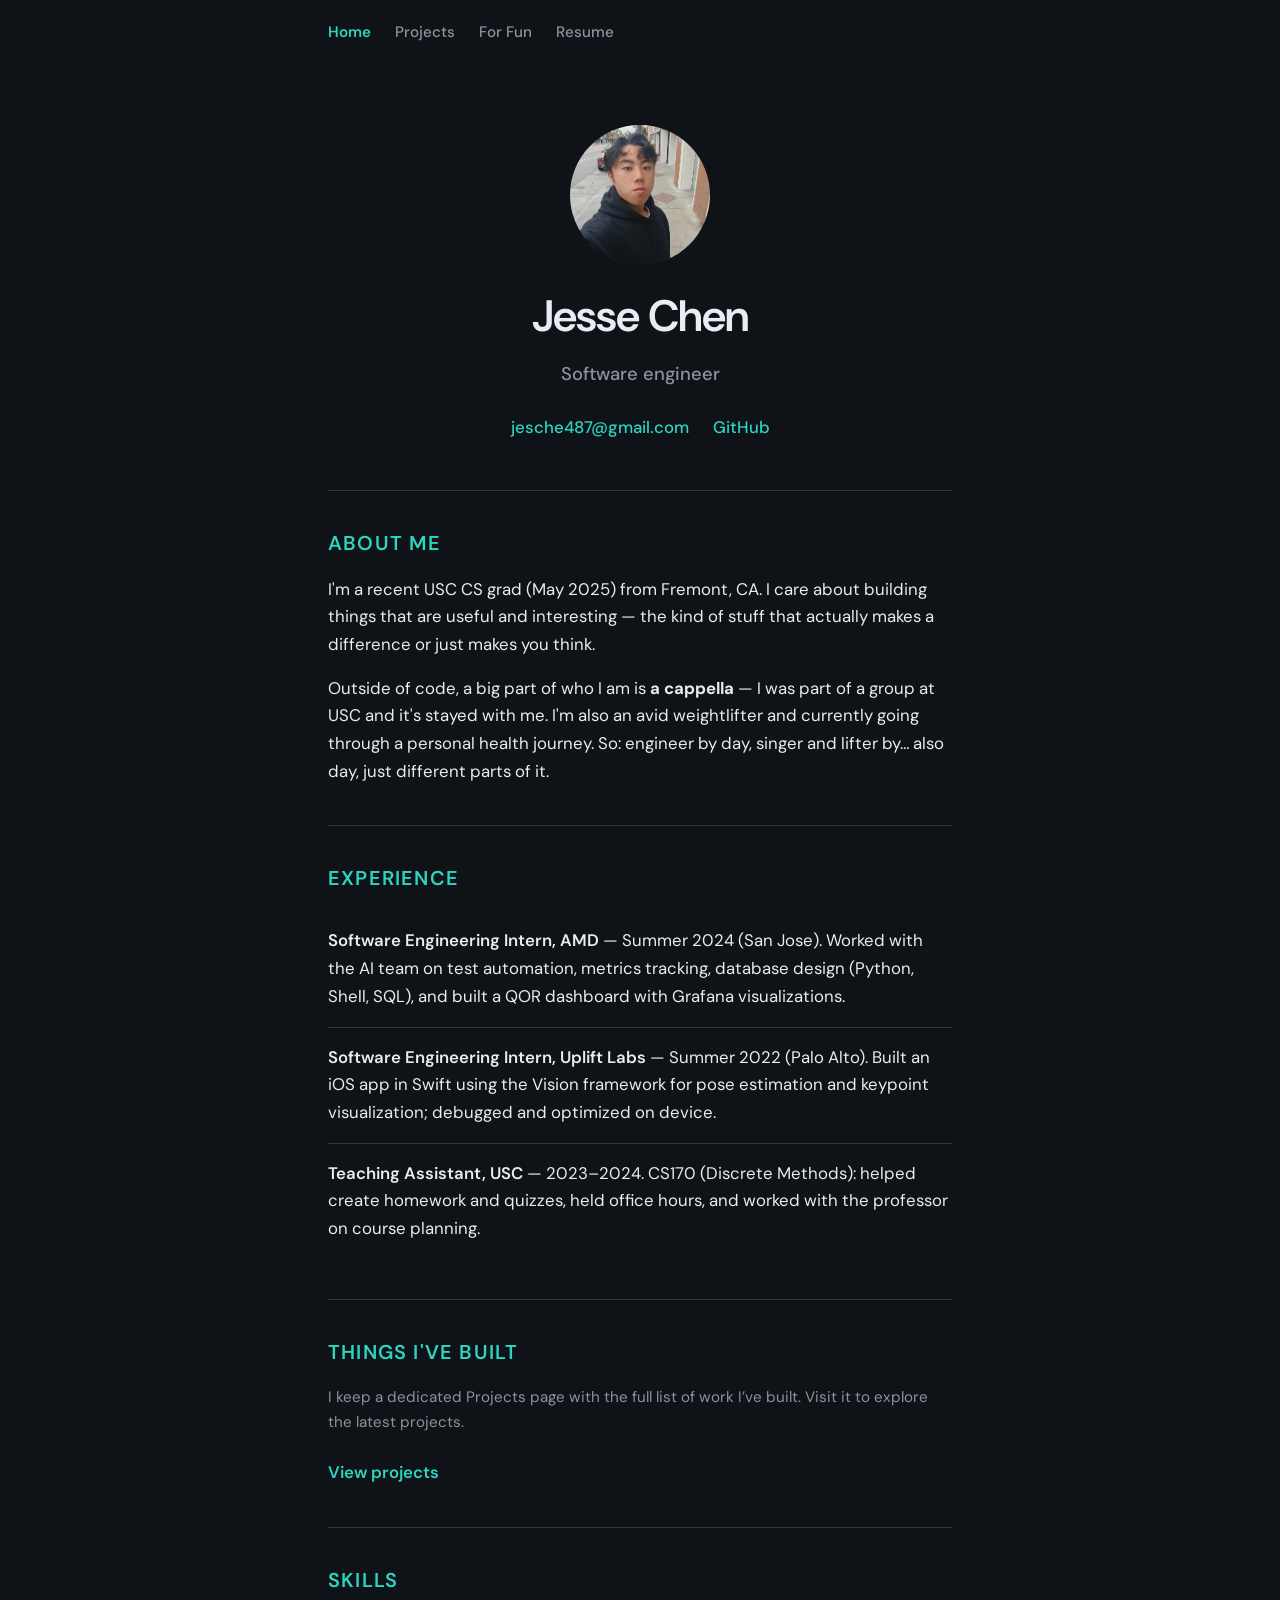
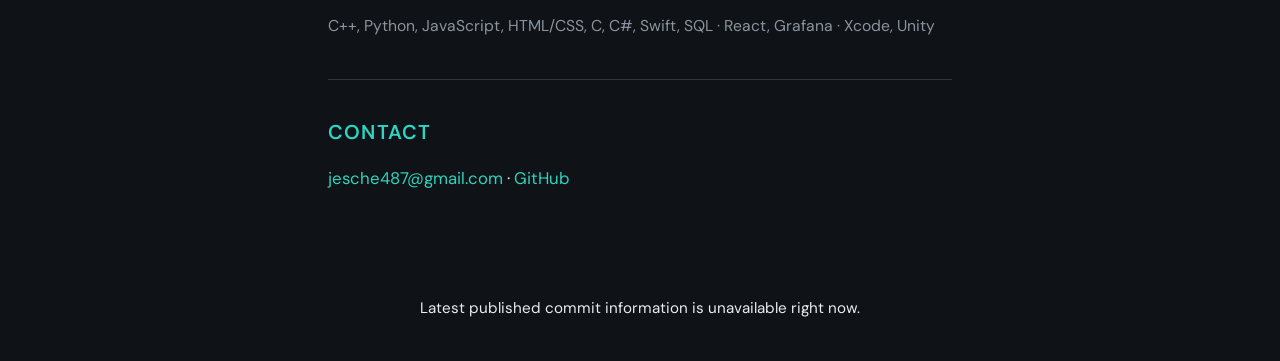
<file: index.html>
<!DOCTYPE html>
<html lang="en">
<head>
  <meta charset="UTF-8">
  <meta name="viewport" content="width=device-width, initial-scale=1.0">
  <title>Jesse Chen</title>
  <link rel="stylesheet" href="style.css">
  <link rel="preconnect" href="https://fonts.googleapis.com">
  <link rel="preconnect" href="https://fonts.gstatic.com" crossorigin>
  <link href="https://fonts.googleapis.com/css2?family=DM+Sans:ital,opsz,wght@0,9..40,400;0,9..40,500;0,9..40,600;0,9..40,700;1,9..40,400&display=swap" rel="stylesheet">
</head>
<body>
  <nav class="site-nav">
    <a href="index.html" class="active">Home</a>
    <a href="projects.html">Projects</a>
    <a href="fun.html">For Fun</a>
    <a href="resume.html" target="_blank" rel="noopener noreferrer">Resume</a>
  </nav>
  <main>
    <!-- 1. Hero -->
    <section class="hero">
      <img src="assets/me.jpg" alt="Jesse Chen" class="hero-photo"> <h1>Jesse Chen</h1>
      <p class="tagline">Software engineer</p>
      <nav class="hero-links">
        <a href="mailto:jesche487@gmail.com">jesche487@gmail.com</a>
        <a href="https://github.com/jesche487" target="_blank" rel="noopener noreferrer">GitHub</a>
      </nav>
    </section>

    <!-- 2. About Me -->
    <section id="about" class="section">
      <h2>About Me</h2>
      <p>
        I'm a recent USC CS grad (May 2025) from Fremont, CA. I care about building things that are useful and interesting — the kind of stuff that actually makes a difference or just makes you think.
      </p>
      <p>
        Outside of code, a big part of who I am is <strong>a cappella</strong> — I was part of a group at USC and it's stayed with me. I'm also an avid weightlifter and currently going through a personal health journey. So: engineer by day, singer and lifter by… also day, just different parts of it.
      </p>
    </section>

    <!-- 3. Experience -->
    <section id="experience" class="section">
      <h2>Experience</h2>
      <ul class="experience-list">
        <li>
          <strong>Software Engineering Intern, AMD</strong> — Summer 2024 (San Jose). Worked with the AI team on test automation, metrics tracking, database design (Python, Shell, SQL), and built a QOR dashboard with Grafana visualizations.
        </li>
        <li>
          <strong>Software Engineering Intern, Uplift Labs</strong> — Summer 2022 (Palo Alto). Built an iOS app in Swift using the Vision framework for pose estimation and keypoint visualization; debugged and optimized on device.
        </li>
        <li>
          <strong>Teaching Assistant, USC</strong> — 2023–2024. CS170 (Discrete Methods): helped create homework and quizzes, held office hours, and worked with the professor on course planning.
        </li>
      </ul>
    </section>

    <!-- 4. Things I've Built -->
    <section id="projects" class="section">
      <h2>Things I've Built</h2>
      <p class="section-intro">I keep a dedicated Projects page with the full list of work I’ve built. Visit it to explore the latest projects.</p>
      <p><a href="projects.html" class="project-cta">View projects</a></p>
    </section>

    <!-- 5. Skills -->
    <section id="skills" class="section">
      <h2>Skills</h2>
      <p class="skills-list">
        C++, Python, JavaScript, HTML/CSS, C, C#, Swift, SQL · React, Grafana · Xcode, Unity
      </p>
    </section>

    <!-- 6. Contact -->
    <section id="contact" class="section contact-section">
      <h2>Contact</h2>
      <p>
        <a href="mailto:jesche487@gmail.com">jesche487@gmail.com</a> · <a href="https://github.com/jesche487" target="_blank" rel="noopener noreferrer">GitHub</a>
      </p>
    </section>
  </main>
  <footer class="site-footer">
    <p id="commit-tracker">Loading latest commit…</p>
  </footer>
  <script src="script.js" defer></script>
</body>
</html>
</file>
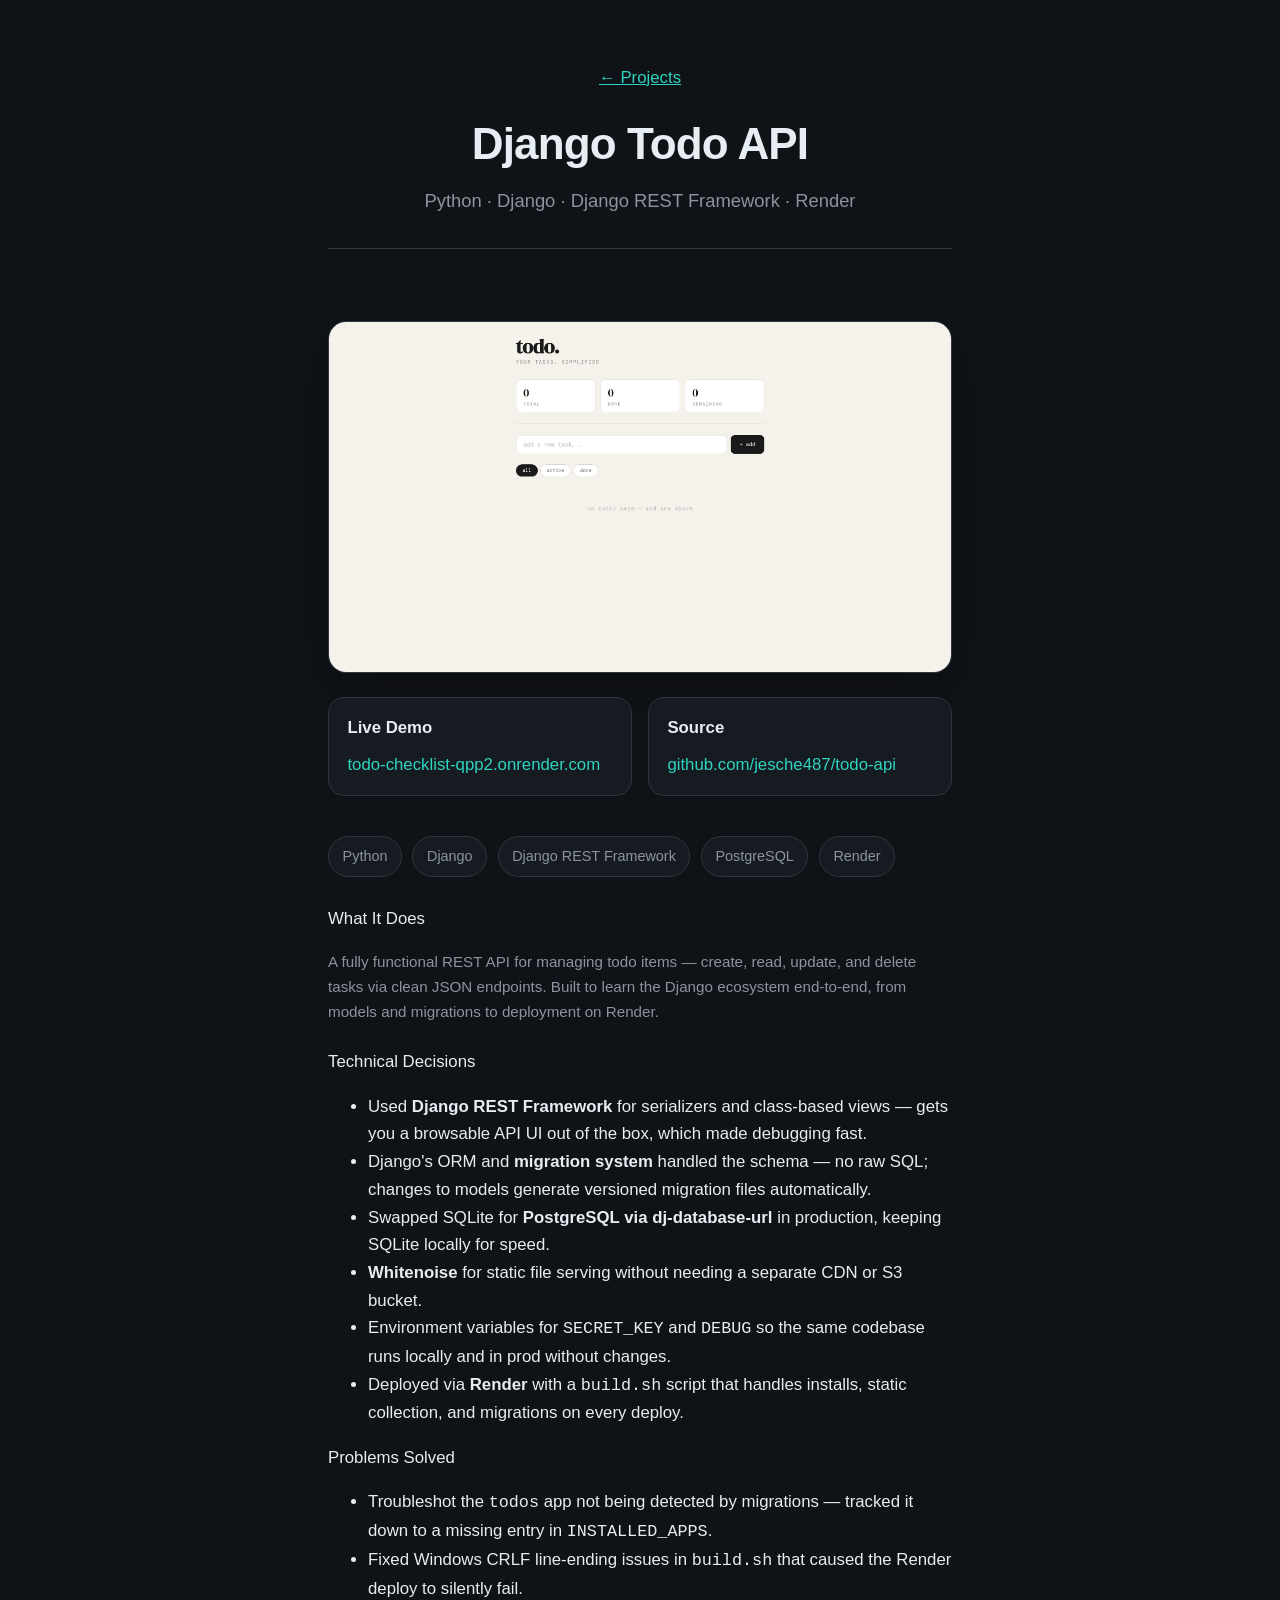
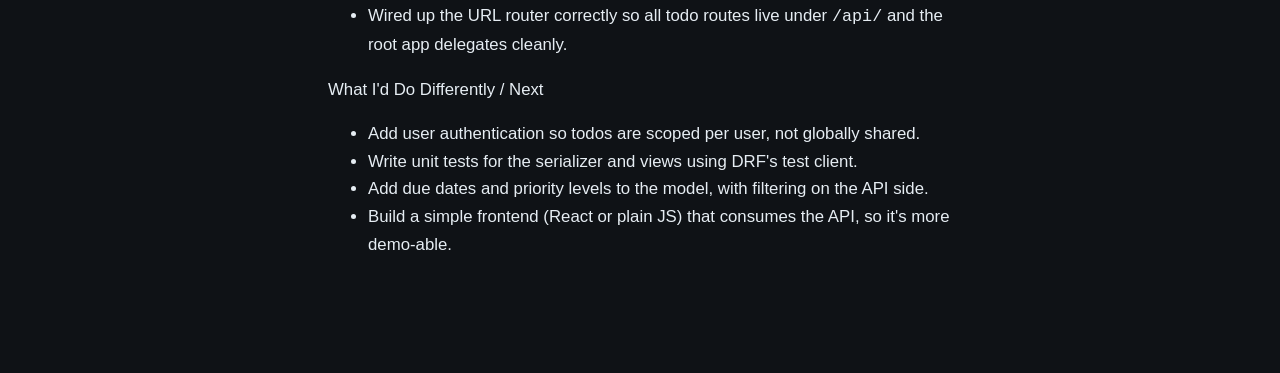
<file: django-todo-api.html>
<!DOCTYPE html>
<html lang="en">
<head>
  <meta charset="UTF-8" />
  <meta name="viewport" content="width=device-width, initial-scale=1.0" />
  <title>Django Todo API — Jesse Chen</title>
  <link rel="stylesheet" href="style.css">
  <style>
    .project-header {
      max-width: 42rem;
      margin: 0 auto 2rem;
      padding-top: 1rem;
    }

    .project-header .back-link {
      margin-bottom: 1.5rem;
      display: inline-block;
      color: var(--accent);
    }

    .project-header .back-link:hover {
      color: var(--accent-hover);
    }

    .project-hero {
      display: grid;
      gap: 1.5rem;
    }

    .project-hero img {
      width: 100%;
      height: auto;
      border-radius: 18px;
      border: 1px solid var(--border);
      box-shadow: 0 18px 50px rgba(0, 0, 0, 0.2);
      background: var(--bg-soft);
      display: block;
    }

    .project-hero-actions {
      display: grid;
      gap: 1rem;
      grid-template-columns: repeat(auto-fit, minmax(180px, 1fr));
    }

    .project-action-card {
      padding: 1rem 1.15rem;
      border: 1px solid var(--border);
      border-radius: 16px;
      background: var(--bg-soft);
    }

    .project-action-card strong {
      display: block;
      margin-bottom: 0.55rem;
      font-weight: 600;
      color: var(--text);
    }

    .project-action-card a {
      color: var(--accent);
      text-decoration: none;
      word-break: break-all;
    }

    .project-action-card a:hover {
      color: var(--accent-hover);
      text-decoration: underline;
    }

    .project-summary {
      max-width: 42rem;
      margin: 0 auto;
    }

    .project-stack {
      display: flex;
      flex-wrap: wrap;
      gap: 0.65rem;
      margin-top: 1rem;
      margin-bottom: 1.75rem;
    }

    .project-stack span {
      padding: 0.5rem 0.85rem;
      border-radius: 999px;
      border: 1px solid var(--border);
      background: var(--bg-soft);
      color: var(--text-muted);
      font-size: 0.9rem;
    }
  </style>
</head>
<body>
  <main>
    <section class="hero hero-compact project-header">
      <a class="back-link" href="projects.html">← Projects</a>
      <div>
        <h1>Django Todo API</h1>
        <p class="tagline">Python · Django · Django REST Framework · Render</p>
      </div>
    </section>

    <section class="section project-summary">
      <div class="project-hero">
        <img src="./assets/django-todo-api-thumbnail.jpg" alt="Django Todo API live app screenshot">
        <div class="project-hero-actions">
          <div class="project-action-card">
            <strong>Live Demo</strong>
            <a href="https://todo-checklist-qpp2.onrender.com" target="_blank" rel="noopener noreferrer">todo-checklist-qpp2.onrender.com</a>
          </div>
          <div class="project-action-card">
            <strong>Source</strong>
            <a href="https://github.com/jesche487/todo-api" target="_blank" rel="noopener noreferrer">github.com/jesche487/todo-api</a>
          </div>
        </div>
        <div class="project-stack">
          <span>Python</span>
          <span>Django</span>
          <span>Django REST Framework</span>
          <span>PostgreSQL</span>
          <span>Render</span>
        </div>
      </div>

      <p class="section-label">What It Does</p>
      <p class="section-intro">
        A fully functional REST API for managing todo items — create, read, update, and delete tasks via clean JSON endpoints. Built to learn the Django ecosystem end-to-end, from models and migrations to deployment on Render.
      </p>

      <p class="section-label">Technical Decisions</p>
      <ul>
        <li>Used <strong>Django REST Framework</strong> for serializers and class-based views — gets you a browsable API UI out of the box, which made debugging fast.</li>
        <li>Django's ORM and <strong>migration system</strong> handled the schema — no raw SQL; changes to models generate versioned migration files automatically.</li>
        <li>Swapped SQLite for <strong>PostgreSQL via dj-database-url</strong> in production, keeping SQLite locally for speed.</li>
        <li><strong>Whitenoise</strong> for static file serving without needing a separate CDN or S3 bucket.</li>
        <li>Environment variables for <code>SECRET_KEY</code> and <code>DEBUG</code> so the same codebase runs locally and in prod without changes.</li>
        <li>Deployed via <strong>Render</strong> with a <code>build.sh</code> script that handles installs, static collection, and migrations on every deploy.</li>
      </ul>

      <p class="section-label">Problems Solved</p>
      <ul>
        <li>Troubleshot the <code>todos</code> app not being detected by migrations — tracked it down to a missing entry in <code>INSTALLED_APPS</code>.</li>
        <li>Fixed Windows CRLF line-ending issues in <code>build.sh</code> that caused the Render deploy to silently fail.</li>
        <li>Wired up the URL router correctly so all todo routes live under <code>/api/</code> and the root app delegates cleanly.</li>
      </ul>

      <p class="section-label">What I'd Do Differently / Next</p>
      <ul>
        <li>Add user authentication so todos are scoped per user, not globally shared.</li>
        <li>Write unit tests for the serializer and views using DRF's test client.</li>
        <li>Add due dates and priority levels to the model, with filtering on the API side.</li>
        <li>Build a simple frontend (React or plain JS) that consumes the API, so it's more demo-able.</li>
      </ul>
    </section>
  </main>
</body>
</html>
</file>
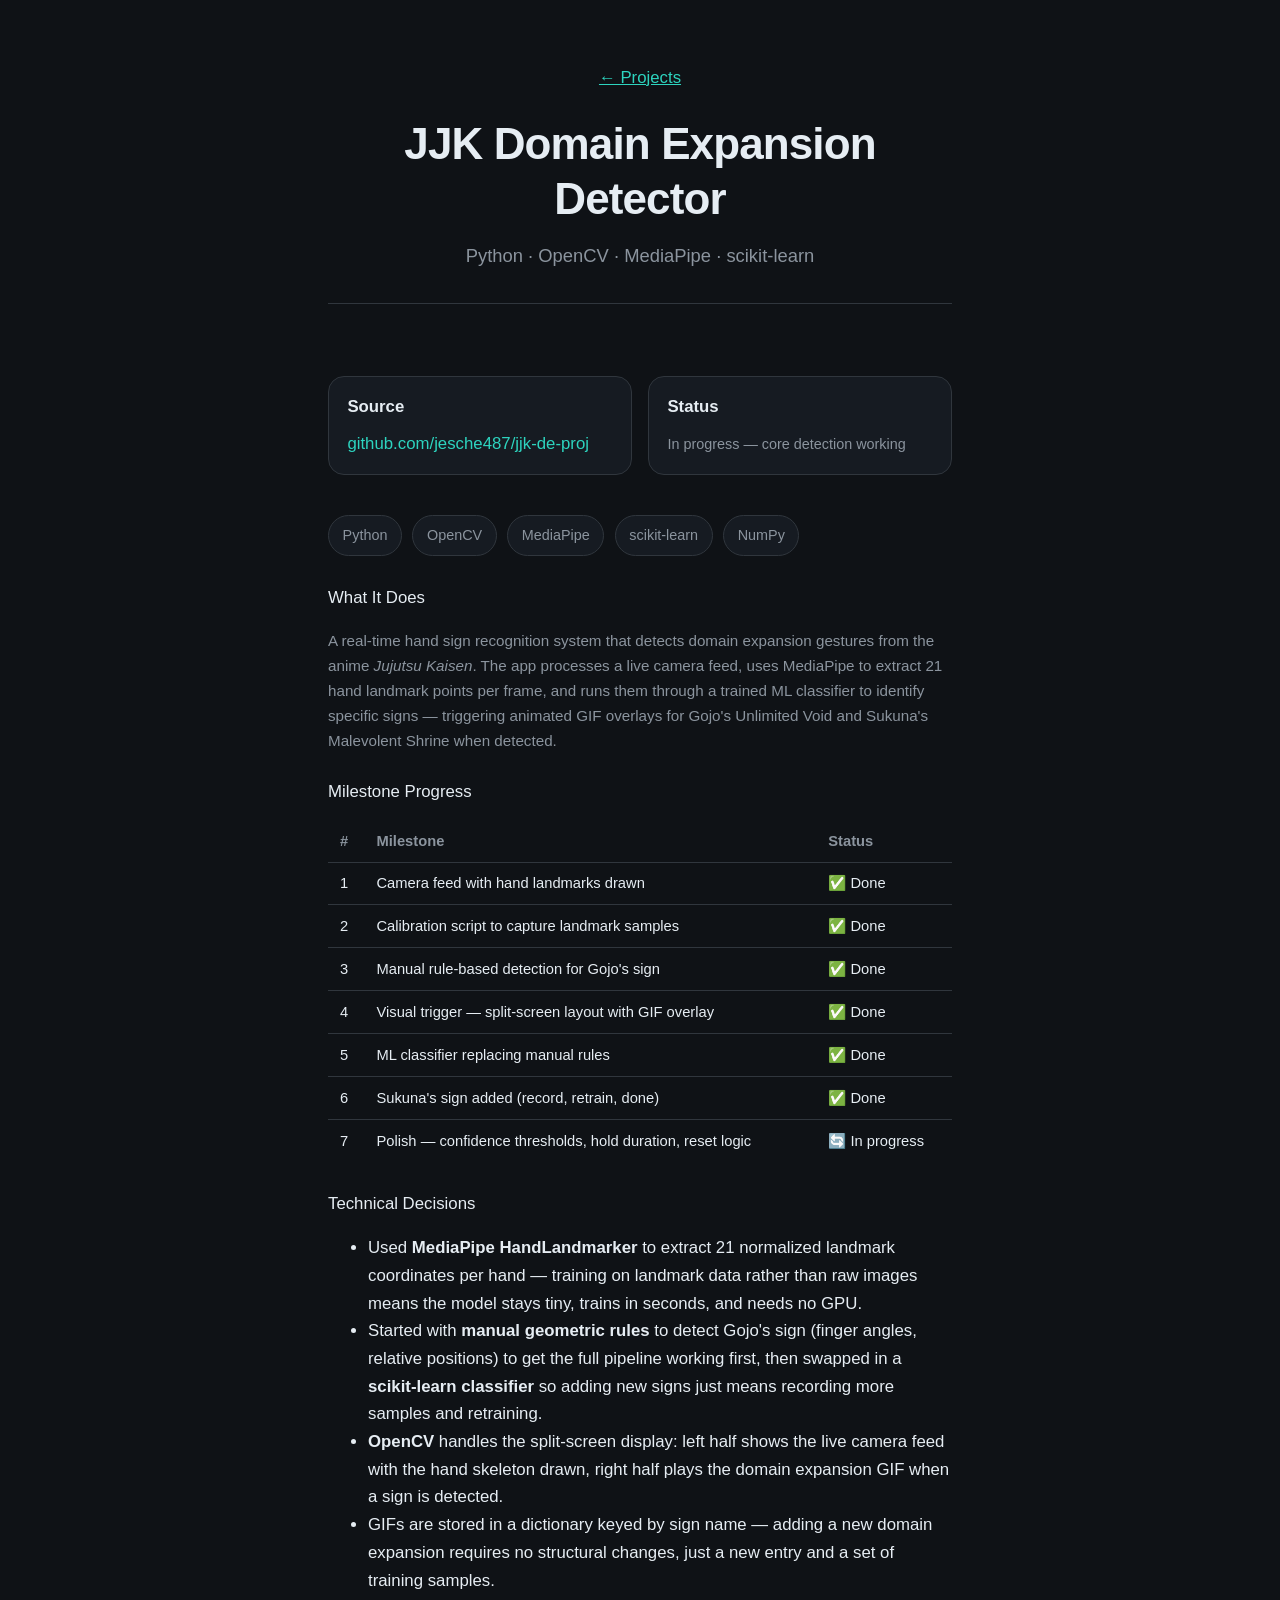
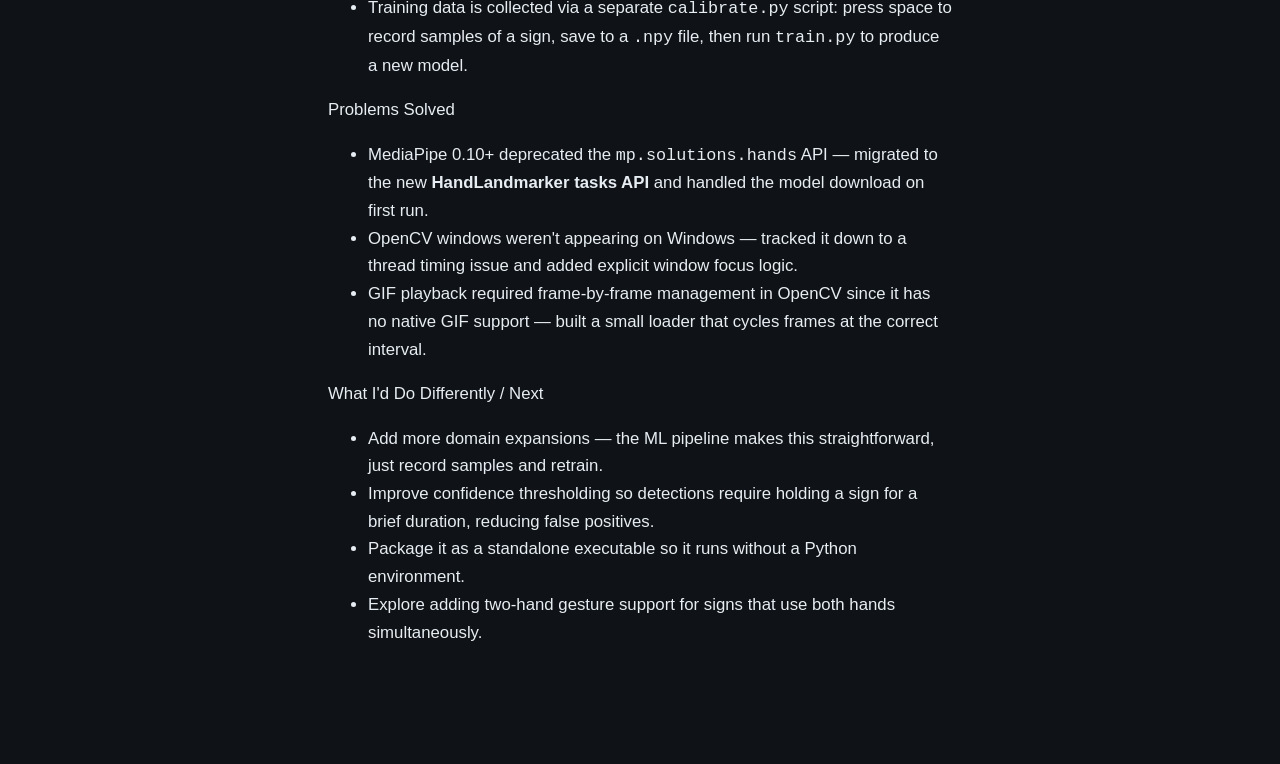
<file: jjk-domain-expansion.html>
<!DOCTYPE html>
<html lang="en">
<head>
  <meta charset="UTF-8" />
  <meta name="viewport" content="width=device-width, initial-scale=1.0" />
  <title>JJK Domain Expansion Detector — Jesse Chen</title>
  <link rel="stylesheet" href="style.css">
  <style>
    .project-header {
      max-width: 42rem;
      margin: 0 auto 2rem;
      padding-top: 1rem;
    }

    .project-header .back-link {
      margin-bottom: 1.5rem;
      display: inline-block;
      color: var(--accent);
    }

    .project-header .back-link:hover {
      color: var(--accent-hover);
    }

    .project-hero {
      display: grid;
      gap: 1.5rem;
    }

    .project-hero img {
      width: 100%;
      height: auto;
      border-radius: 18px;
      border: 1px solid var(--border);
      box-shadow: 0 18px 50px rgba(0, 0, 0, 0.2);
      background: var(--bg-soft);
      display: block;
    }

    .project-hero-actions {
      display: grid;
      gap: 1rem;
      grid-template-columns: repeat(auto-fit, minmax(180px, 1fr));
    }

    .project-action-card {
      padding: 1rem 1.15rem;
      border: 1px solid var(--border);
      border-radius: 16px;
      background: var(--bg-soft);
    }

    .project-action-card strong {
      display: block;
      margin-bottom: 0.55rem;
      font-weight: 600;
      color: var(--text);
    }

    .project-action-card a {
      color: var(--accent);
      text-decoration: none;
      word-break: break-all;
    }

    .project-action-card a:hover {
      color: var(--accent-hover);
      text-decoration: underline;
    }

    .project-action-card span {
      color: var(--text-muted);
      font-size: 0.9rem;
    }

    .project-summary {
      max-width: 42rem;
      margin: 0 auto;
    }

    .project-stack {
      display: flex;
      flex-wrap: wrap;
      gap: 0.65rem;
      margin-top: 1rem;
      margin-bottom: 1.75rem;
    }

    .project-stack span {
      padding: 0.5rem 0.85rem;
      border-radius: 999px;
      border: 1px solid var(--border);
      background: var(--bg-soft);
      color: var(--text-muted);
      font-size: 0.9rem;
    }

    .milestone-table {
      width: 100%;
      border-collapse: collapse;
      margin: 1rem 0 1.75rem;
      font-size: 0.92rem;
    }

    .milestone-table th {
      text-align: left;
      padding: 0.5rem 0.75rem;
      border-bottom: 1px solid var(--border);
      color: var(--text-muted);
      font-weight: 600;
    }

    .milestone-table td {
      padding: 0.55rem 0.75rem;
      border-bottom: 1px solid var(--border);
      color: var(--text);
      vertical-align: top;
    }

    .milestone-table tr:last-child td {
      border-bottom: none;
    }
  </style>
</head>
<body>
  <main>
    <section class="hero hero-compact project-header">
      <a class="back-link" href="projects.html">← Projects</a>
      <div>
        <h1>JJK Domain Expansion Detector</h1>
        <p class="tagline">Python · OpenCV · MediaPipe · scikit-learn</p>
      </div>
    </section>

    <section class="section project-summary">
      <div class="project-hero">
        <!-- <img src="./assets/jjk-domain-expansion-thumbnail.jpg" alt="JJK Domain Expansion Detector screenshot"> -->
        <div class="project-hero-actions">
          <div class="project-action-card">
            <strong>Source</strong>
            <a href="https://github.com/jesche487/jjk-de-proj" target="_blank" rel="noopener noreferrer">github.com/jesche487/jjk-de-proj</a>
          </div>
          <div class="project-action-card">
            <strong>Status</strong>
            <span>In progress — core detection working</span>
          </div>
        </div>
        <div class="project-stack">
          <span>Python</span>
          <span>OpenCV</span>
          <span>MediaPipe</span>
          <span>scikit-learn</span>
          <span>NumPy</span>
        </div>
      </div>

      <p class="section-label">What It Does</p>
      <p class="section-intro">
        A real-time hand sign recognition system that detects domain expansion gestures from the anime <em>Jujutsu Kaisen</em>. The app processes a live camera feed, uses MediaPipe to extract 21 hand landmark points per frame, and runs them through a trained ML classifier to identify specific signs — triggering animated GIF overlays for Gojo's Unlimited Void and Sukuna's Malevolent Shrine when detected.
      </p>

      <p class="section-label">Milestone Progress</p>
      <table class="milestone-table">
        <thead>
          <tr>
            <th>#</th>
            <th>Milestone</th>
            <th>Status</th>
          </tr>
        </thead>
        <tbody>
          <tr>
            <td>1</td>
            <td>Camera feed with hand landmarks drawn</td>
            <td>✅ Done</td>
          </tr>
          <tr>
            <td>2</td>
            <td>Calibration script to capture landmark samples</td>
            <td>✅ Done</td>
          </tr>
          <tr>
            <td>3</td>
            <td>Manual rule-based detection for Gojo's sign</td>
            <td>✅ Done</td>
          </tr>
          <tr>
            <td>4</td>
            <td>Visual trigger — split-screen layout with GIF overlay</td>
            <td>✅ Done</td>
          </tr>
          <tr>
            <td>5</td>
            <td>ML classifier replacing manual rules</td>
            <td>✅ Done</td>
          </tr>
          <tr>
            <td>6</td>
            <td>Sukuna's sign added (record, retrain, done)</td>
            <td>✅ Done</td>
          </tr>
          <tr>
            <td>7</td>
            <td>Polish — confidence thresholds, hold duration, reset logic</td>
            <td>🔄 In progress</td>
          </tr>
        </tbody>
      </table>

      <p class="section-label">Technical Decisions</p>
      <ul>
        <li>Used <strong>MediaPipe HandLandmarker</strong> to extract 21 normalized landmark coordinates per hand — training on landmark data rather than raw images means the model stays tiny, trains in seconds, and needs no GPU.</li>
        <li>Started with <strong>manual geometric rules</strong> to detect Gojo's sign (finger angles, relative positions) to get the full pipeline working first, then swapped in a <strong>scikit-learn classifier</strong> so adding new signs just means recording more samples and retraining.</li>
        <li><strong>OpenCV</strong> handles the split-screen display: left half shows the live camera feed with the hand skeleton drawn, right half plays the domain expansion GIF when a sign is detected.</li>
        <li>GIFs are stored in a dictionary keyed by sign name — adding a new domain expansion requires no structural changes, just a new entry and a set of training samples.</li>
        <li>Training data is collected via a separate <code>calibrate.py</code> script: press space to record samples of a sign, save to a <code>.npy</code> file, then run <code>train.py</code> to produce a new model.</li>
      </ul>

      <p class="section-label">Problems Solved</p>
      <ul>
        <li>MediaPipe 0.10+ deprecated the <code>mp.solutions.hands</code> API — migrated to the new <strong>HandLandmarker tasks API</strong> and handled the model download on first run.</li>
        <li>OpenCV windows weren't appearing on Windows — tracked it down to a thread timing issue and added explicit window focus logic.</li>
        <li>GIF playback required frame-by-frame management in OpenCV since it has no native GIF support — built a small loader that cycles frames at the correct interval.</li>
      </ul>

      <p class="section-label">What I'd Do Differently / Next</p>
      <ul>
        <li>Add more domain expansions — the ML pipeline makes this straightforward, just record samples and retrain.</li>
        <li>Improve confidence thresholding so detections require holding a sign for a brief duration, reducing false positives.</li>
        <li>Package it as a standalone executable so it runs without a Python environment.</li>
        <li>Explore adding two-hand gesture support for signs that use both hands simultaneously.</li>
      </ul>
    </section>
  </main>
</body>
</html>
</file>
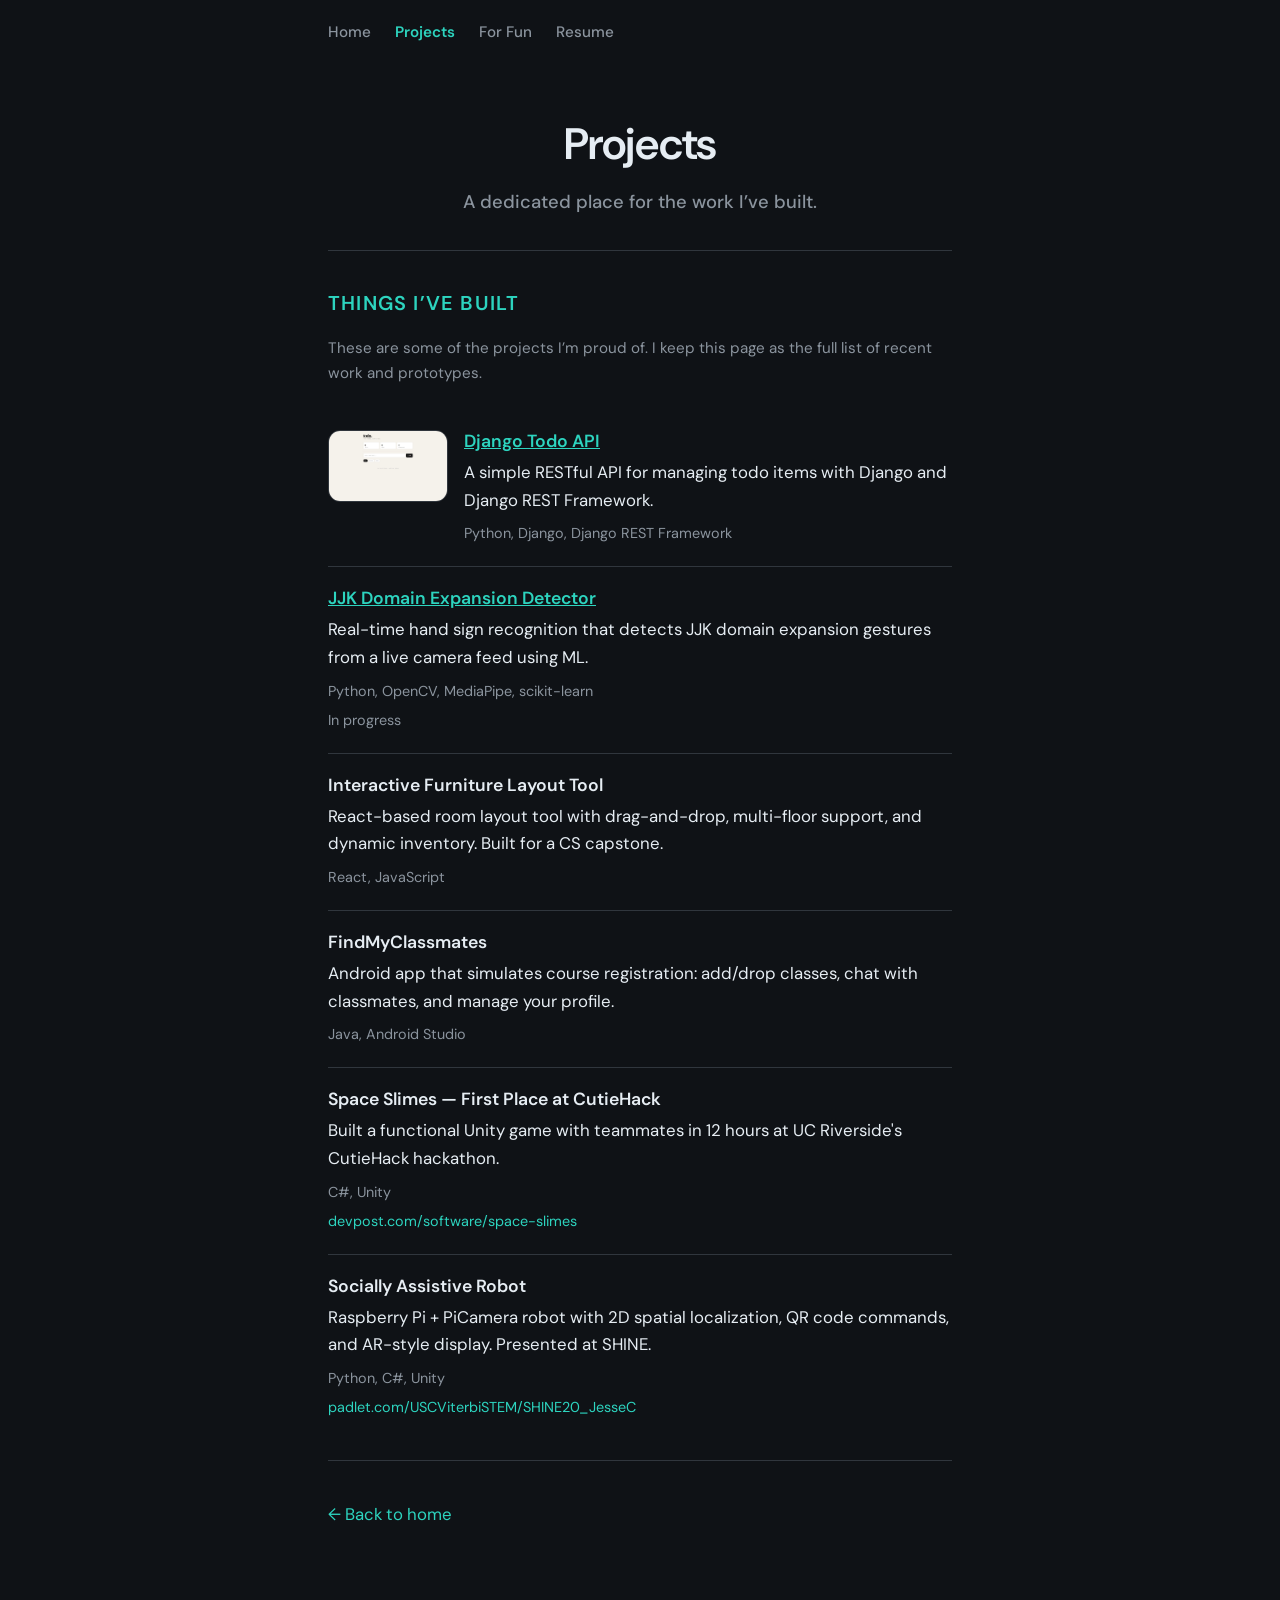
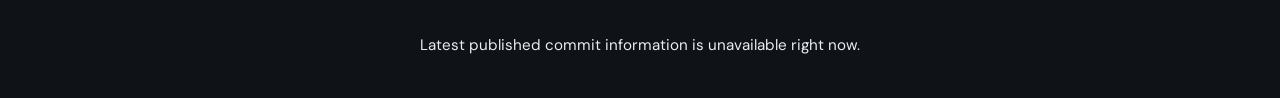
<file: projects.html>
<!DOCTYPE html>
<html lang="en">
<head>
  <meta charset="UTF-8">
  <meta name="viewport" content="width=device-width, initial-scale=1.0">
  <title>Projects — Jesse Chen</title>
  <link rel="stylesheet" href="style.css">
  <link rel="preconnect" href="https://fonts.googleapis.com">
  <link rel="preconnect" href="https://fonts.gstatic.com" crossorigin>
  <link href="https://fonts.googleapis.com/css2?family=DM+Sans:ital,opsz,wght@0,9..40,400;0,9..40,500;0,9..40,600;0,9..40,700;1,9..40,400&display=swap" rel="stylesheet">
</head>
<body>
  <nav class="site-nav">
    <a href="index.html">Home</a>
    <a href="projects.html" class="active">Projects</a>
    <a href="fun.html">For Fun</a>
    <a href="resume.html" target="_blank" rel="noopener noreferrer">Resume</a>
  </nav>
  <main>
    <section class="hero hero-compact">
      <h1>Projects</h1>
      <p class="tagline">A dedicated place for the work I’ve built.</p>
    </section>

    <section id="projects" class="section">
      <h2>Things I’ve Built</h2>
      <p class="section-intro">These are some of the projects I’m proud of. I keep this page as the full list of recent work and prototypes.</p>

      <article class="project" style="display:flex;gap:1rem;align-items:flex-start;flex-wrap:wrap;">
        <a href="django-todo-api.html" style="flex:0 0 120px;display:block;">
          <img src="./assets/django-todo-api-thumbnail.jpg" alt="Django Todo API screenshot" style="width:120px;height:72px;object-fit:cover;border-radius:12px;border:1px solid #30363d;display:block;" />
        </a>
        <div style="min-width:0;flex:1;">
          <h3><a href="django-todo-api.html">Django Todo API</a></h3>
          <p class="project-desc">A simple RESTful API for managing todo items with Django and Django REST Framework.</p>
          <p class="project-meta">Python, Django, Django REST Framework</p>
        </div>
      </article>

      <article class="project">
        <h3><a href="jjk-domain-expansion.html">JJK Domain Expansion Detector</a></h3>
        <p class="project-desc">Real-time hand sign recognition that detects JJK domain expansion gestures from a live camera feed using ML.</p>
        <p class="project-meta">Python, OpenCV, MediaPipe, scikit-learn</p>
        <p class="project-link"><em>In progress</em></p>
      </article>

      <article class="project">
        <h3>Interactive Furniture Layout Tool</h3>
        <p class="project-desc">React-based room layout tool with drag-and-drop, multi-floor support, and dynamic inventory. Built for a CS capstone.</p>
        <p class="project-meta">React, JavaScript</p>
      </article>

      <article class="project">
        <h3>FindMyClassmates</h3>
        <p class="project-desc">Android app that simulates course registration: add/drop classes, chat with classmates, and manage your profile.</p>
        <p class="project-meta">Java, Android Studio</p>
      </article>

      <article class="project">
        <h3>Space Slimes — First Place at CutieHack</h3>
        <p class="project-desc">Built a functional Unity game with teammates in 12 hours at UC Riverside's CutieHack hackathon.</p>
        <p class="project-meta">C#, Unity</p>
        <p class="project-link"><a href="https://devpost.com/software/space-slimes" target="_blank" rel="noopener noreferrer">devpost.com/software/space-slimes</a></p>
      </article>

      <article class="project">
        <h3>Socially Assistive Robot</h3>
        <p class="project-desc">Raspberry Pi + PiCamera robot with 2D spatial localization, QR code commands, and AR-style display. Presented at SHINE.</p>
        <p class="project-meta">Python, C#, Unity</p>
        <p class="project-link"><a href="https://padlet.com/USCViterbiSTEM/SHINE20_JesseC" target="_blank" rel="noopener noreferrer">padlet.com/USCViterbiSTEM/SHINE20_JesseC</a></p>
      </article>
    </section>

    <section class="section contact-section">
      <p><a href="index.html">← Back to home</a></p>
    </section>
  </main>
  <footer class="site-footer">
    <p id="commit-tracker">Loading latest commit…</p>
  </footer>
  <script src="script.js" defer></script>
</body>
</html>
</file>
<file: style.css>
/* --- Variables --- */
:root {
  --bg: #0f1216;
  --bg-soft: #161b22;
  --text: #e6edf3;
  --text-muted: #8b949e;
  --accent: #2dd4bf;
  --accent-hover: #5eead4;
  --border: #30363d;
  --font: "DM Sans", -apple-system, BlinkMacSystemFont, "Segoe UI", sans-serif;
}

/* --- Reset & base --- */
*,
*::before,
*::after {
  box-sizing: border-box;
}

html {
  scroll-behavior: smooth;
}

body {
  margin: 0;
  font-family: var(--font);
  font-size: 1.05rem;
  line-height: 1.65;
  color: var(--text);
  background: var(--bg);
  -webkit-font-smoothing: antialiased;
}

/* --- Site nav (all pages) --- */
.site-nav {
  max-width: 42rem;
  margin: 0 auto;
  padding: 1.25rem 1.5rem 0;
  display: flex;
  gap: 1.5rem;
  flex-wrap: wrap;
}

.site-nav a {
  color: var(--text-muted);
  text-decoration: none;
  font-size: 0.95rem;
  font-weight: 500;
}

.site-nav a:hover {
  color: var(--accent);
}

.site-nav a.active {
  color: var(--accent);
  font-weight: 600;
}

main {
  max-width: 42rem;
  margin: 0 auto;
  padding: 3rem 1.5rem 4rem;
}

/* --- Typography --- */
h1, h2, h3 {
  font-weight: 600;
  line-height: 1.25;
  margin-top: 0;
}

h1 {
  font-size: clamp(2rem, 5vw, 2.75rem);
  margin-bottom: 0.35em;
  letter-spacing: -0.02em;
}

h2 {
  font-size: 1.25rem;
  color: var(--accent);
  text-transform: uppercase;
  letter-spacing: 0.06em;
  margin-bottom: 1.25rem;
}

h3 {
  font-size: 1.1rem;
  margin-bottom: 0.4em;
  color: var(--text);
}

p {
  margin: 0 0 1rem;
  color: var(--text);
}

p:last-child {
  margin-bottom: 0;
}

/* --- Hero --- */
.hero {
  text-align: center;
  padding: 2rem 0 3rem;
  border-bottom: 1px solid var(--border);
}

/* Photo placeholder: replace the .hero-photo-placeholder div in HTML with <img src="your-photo.jpg" alt="Jesse Chen" class="hero-photo"> */
.hero-photo-placeholder,
.hero-photo {
  width: 140px;
  height: 140px;
  margin: 0 auto 1.5rem;
  border-radius: 50%;
  display: block;
}

.hero-photo-placeholder {
  background: var(--bg-soft);
  border: 2px dashed var(--border);
  color: var(--text-muted);
  font-size: 0.85rem;
  display: flex;
  align-items: center;
  justify-content: center;
}

.hero-photo {
  object-fit: cover;
}

.hero .tagline {
  font-size: 1.15rem;
  color: var(--text-muted);
  margin-bottom: 1.5rem;
  font-weight: 500;
}

.hero-links {
  display: flex;
  gap: 1.5rem;
  justify-content: center;
  flex-wrap: wrap;
}

.hero-links a {
  color: var(--accent);
  text-decoration: none;
  font-weight: 500;
  transition: color 0.2s ease;
}

.hero-links a:hover {
  color: var(--accent-hover);
}

.hero-compact {
  padding: 1.5rem 0 2rem;
}

.hero-compact .tagline {
  margin-bottom: 0;
}

/* --- Sections --- */
.section {
  padding: 2.5rem 0;
  border-bottom: 1px solid var(--border);
}

.section:last-of-type {
  border-bottom: none;
}

.section-intro {
  color: var(--text-muted);
  font-size: 0.95rem;
  margin-bottom: 1.5rem;
}

/* --- Projects --- */
.project {
  padding: 1.25rem 0;
  border-bottom: 1px solid var(--border);
}

.project:last-child {
  border-bottom: none;
  padding-bottom: 0;
}

.project-desc {
  margin-bottom: 0.5rem;
}

.project-meta {
  font-size: 0.9rem;
  color: var(--text-muted);
  margin-bottom: 0.35rem;
}

.project-link {
  font-size: 0.9rem;
}

.project-link a {
  color: var(--accent);
  text-decoration: none;
}

.project-link a:hover {
  color: var(--accent-hover);
  text-decoration: underline;
}

.project-cta {
  display: inline-block;
  background: transparent;
  color: var(--accent);
  text-decoration: none;
  font-weight: 600;
  transition: color 0.2s ease;
}

.project-cta:hover {
  text-decoration: underline;
  color: var(--accent-hover);
}

.project-link em {
  color: var(--text-muted);
  font-style: normal;
}

/* --- Experience --- */
.experience-list {
  list-style: none;
  padding: 0;
  margin: 0;
}

.experience-list li {
  padding: 1rem 0;
  border-bottom: 1px solid var(--border);
  padding-left: 0;
}

.experience-list li:last-child {
  border-bottom: none;
}

.experience-list strong {
  color: var(--text);
  font-weight: 600;
}

/* --- Skills --- */
.skills-list {
  color: var(--text-muted);
  font-size: 0.98rem;
}

/* --- Video list (fun page) --- */
.video-list {
  list-style: none;
  padding: 0;
  margin: 0 0 1rem;
}

.video-item {
  display: flex;
  gap: 1rem;
  align-items: flex-start;
  padding: 1.25rem 0;
  border-bottom: 1px solid var(--border);
}

.video-item:last-child {
  border-bottom: none;
}

.video-thumb-link {
  flex-shrink: 0;
  text-decoration: none;
  line-height: 0;
}

.video-thumb {
  width: 160px;
  height: 90px;
  object-fit: cover;
  border-radius: 6px;
  border: 1px solid var(--border);
  display: block;
}

.video-thumb-link:hover .video-thumb {
  opacity: 0.9;
}

.video-info {
  flex: 1;
  min-width: 0;
}

.video-title {
  display: block;
  font-weight: 600;
  margin-bottom: 0.5rem;
  text-decoration: none;
}

.video-title:hover {
  text-decoration: underline;
}

.video-songs-label {
  font-size: 0.9rem;
  color: var(--text-muted);
  margin: 0.5rem 0 0.25rem;
}

.video-songs {
  margin: 0;
  padding-left: 1.25rem;
  font-size: 0.95rem;
  color: var(--text-muted);
}

.video-songs li {
  margin-bottom: 0.15rem;
}

/* --- Collapsible details --- */
details {
  cursor: pointer;
}

summary {
  user-select: none;
  cursor: pointer;
  font-weight: 500;
  color: var(--text-muted);
  transition: color 0.2s ease;
}

summary:hover {
  color: var(--accent);
}

details > * {
  margin-top: 0.5rem;
}

.video-list a {
  text-decoration: none;
}

.video-list a:hover {
  text-decoration: underline;
}

.section-note {
  font-size: 0.9rem;
  color: var(--text-muted);
  margin-top: 1rem;
}

.section-note code {
  font-size: 0.85em;
  background: var(--bg-soft);
  padding: 0.15em 0.4em;
  border-radius: 4px;
}

/* --- Redirect page --- */
.redirect-page {
  text-align: center;
  padding: 4rem 1.5rem;
}

.redirect-page p {
  margin-bottom: 0.75rem;
}

.redirect-page a {
  text-decoration: none;
}

.redirect-page a:hover {
  text-decoration: underline;
}

/* --- Outside the Code (placeholder) --- */
.placeholder {
  color: var(--text-muted);
  font-style: italic;
  padding: 1rem;
  background: var(--bg-soft);
  border-radius: 6px;
  border-left: 3px solid var(--accent);
}

/* --- Contact --- */
.contact-section p {
  margin: 0;
}

.contact-section a {
  color: var(--accent);
  text-decoration: none;
}

.contact-section a:hover {
  color: var(--accent-hover);
  text-decoration: underline;
}

.site-footer {
  max-width: 42rem;
  margin: 0 auto;
  padding: 0 1.5rem 2.5rem;
  color: var(--text-muted);
  font-size: 0.95rem;
  text-align: center;
}

.site-footer a {
  color: var(--accent);
  text-decoration: none;
}

.site-footer a:hover {
  text-decoration: underline;
}

/* --- Links in body text --- */
a {
  color: var(--accent);
}

a:hover {
  color: var(--accent-hover);
}
</file>
